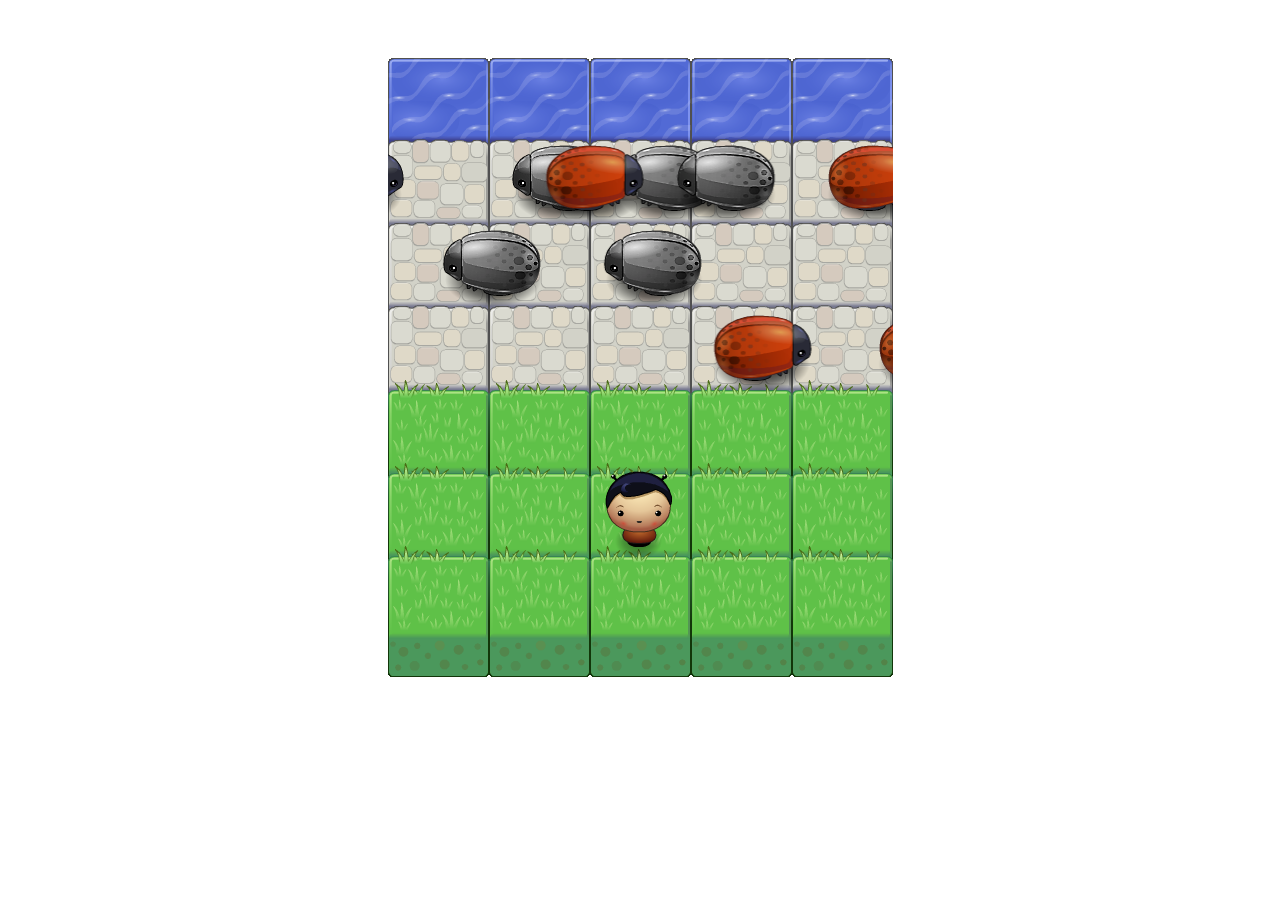
<file: project/frogger/index.html>
<!DOCTYPE html>
<html>
<head>
    <meta charset="UTF-8">
    <title>Effective JavaScript: Frogger</title>
    <link rel="stylesheet" href="css/style.css">
</head>
<body>
    <script src="js/anime.min.js"></script>
    <script src="js/resources.js"></script>
    <script src="js/engine.js"></script>
    <script src="js/app.js"></script>
</body>
</html>
</file>
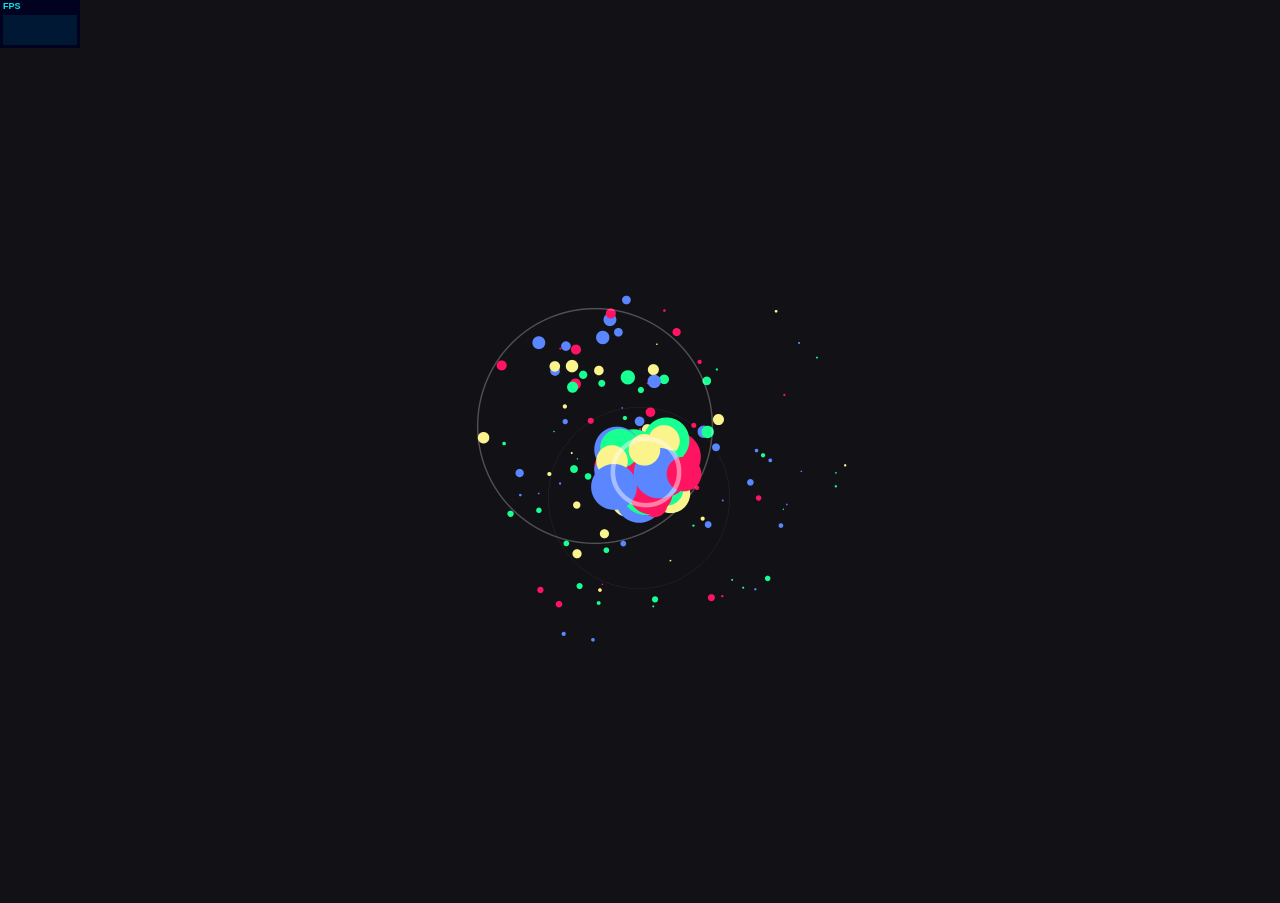
<file: project/frogger/js/anime-master/documentation/examples/anime-canvas-fireworks.html>
<!DOCTYPE html>
<html>
<head>
  <title>Canvas fireworks | anime.js</title>
  <meta charset="utf-8">
  <meta name="viewport" content="width=device-width, initial-scale=1, maximum-scale=1">
  <meta property="og:title" content="anime.js">
  <meta property="og:url" content="http://animejs.com">
  <meta property="og:description" content="Javascript Animation Engine">
  <meta property="og:image" content="http://animejs.com/documentation/assets/img/icons/og.png">
  <meta name="twitter:card" content="summary">
  <meta name="twitter:title" content="anime.js">
  <meta name="twitter:site" content="@juliangarnier">
  <meta name="twitter:description" content="Javascript Animation Engine">
  <meta name="twitter:image" content="http://animejs.com/documentation/assets/img/icons/twitter.png">
  <link rel="apple-touch-icon-precomposed" href="../assets/img/icons/apple-touch-icon.png">
  <link rel="icon" type="image/png" href="../assets/img/icons/favicon.png">
  <link href="../assets/css/anime.css" rel="stylesheet">
  <script src="../../anime.js"></script>
</head>
<body>
  <canvas class="fireworks"></canvas>
  <script>
    (function(i,s,o,g,r,a,m){i['GoogleAnalyticsObject']=r;i[r]=i[r]||function(){
      (i[r].q=i[r].q||[]).push(arguments)},i[r].l=1*new Date();a=s.createElement(o),
      m=s.getElementsByTagName(o)[0];a.async=1;a.src=g;m.parentNode.insertBefore(a,m)
    })(window,document,'script','https://www.google-analytics.com/analytics.js','ga');
    ga('create', 'UA-79927007-1', 'auto');
    ga('send', 'pageview');
  </script>
  <script src="../assets/js/fireworks.js"></script>
  <script>
    window.human = false;
    var centerX = window.innerWidth / 2;
    var centerY = window.innerHeight / 2;

    function autoClick() {
      if (window.human) return;
      fireworks.animateParticules(
        anime.random(centerX-50, centerX+50), 
        anime.random(centerY-50, centerY+50)
      );
      anime({duration: 200}).finished.then(autoClick);
    }

    window.addEventListener('load', function() {
      fireworks.render.play();
      autoClick();
      fireworks.setCanvasSize();
    }, false);
  </script>
  <script src="../assets/js/stats.js"></script>
</body>
</html>
</file>
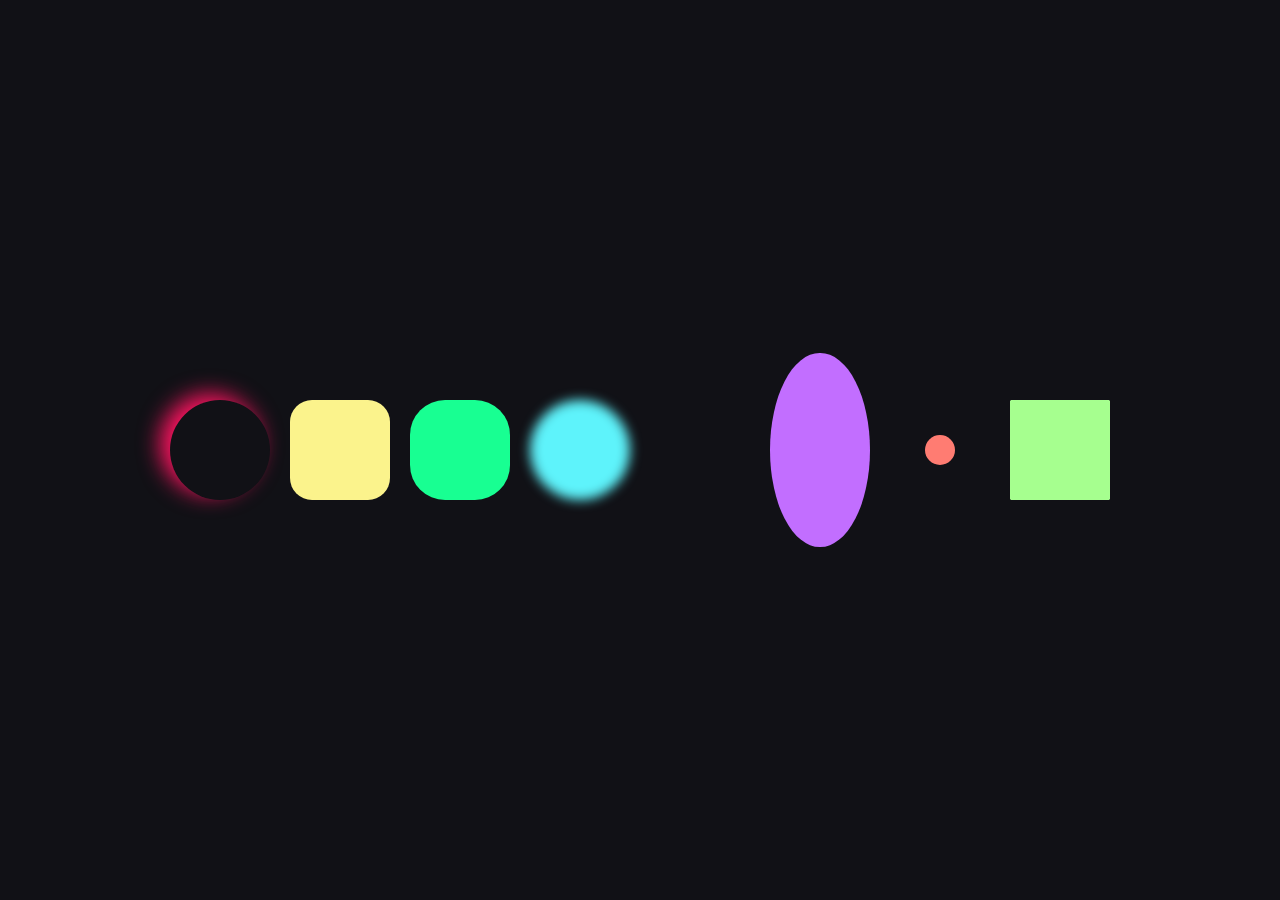
<file: project/frogger/js/anime-master/documentation/examples/anime-complex-properties.html>
<!DOCTYPE html>
<html>
<head>
  <title>Complex properties | anime.js</title>
  <meta charset="utf-8">
  <meta name="viewport" content="width=device-width, initial-scale=1, maximum-scale=1">
  <meta property="og:title" content="anime.js">
  <meta property="og:url" content="http://animejs.com">
  <meta property="og:description" content="Javascript Animation Engine">
  <meta property="og:image" content="http://animejs.com/documentation/assets/img/icons/og.png">
  <meta name="twitter:card" content="summary">
  <meta name="twitter:title" content="anime.js">
  <meta name="twitter:site" content="@juliangarnier">
  <meta name="twitter:description" content="Javascript Animation Engine">
  <meta name="twitter:image" content="http://animejs.com/documentation/assets/img/icons/twitter.png">
  <link rel="apple-touch-icon-precomposed" href="../assets/img/icons/apple-touch-icon.png">
  <link rel="icon" type="image/png" href="../assets/img/icons/favicon.png">
  <link href="../assets/css/anime.css" rel="stylesheet">
  <script src="../../anime.js"></script>
  <!-- <script src="../assets/js/anime.1.3.js"></script> -->
  <!-- <script src="../assets/js/anime.2.0.1.js"></script> -->
  <style>
    body {
      display: flex;
      justify-content: center;
      align-items: center;
      min-height: 100vh;
    }
    .item {
      width: 100px;
      height: 100px;
      margin-top: 20px;
      border-radius: 50%;
      background-color: currentColor;
      margin: 10px;
    }
    .box-shadow {
      background-color: transparent;
    }
    .clip-path {
      border-radius: 0;
    }
  </style>
</head>
<body>
  <div class="box-shadow item color-01"></div>
  <div class="unit-less item color-03"></div>
  <div class="specified-unit item color-05"></div>
  <div class="filter item color-07"></div>
  <div class="rgba item color-09"></div>
  <div class="calc item color-11"></div>
  <div class="zero-value item color-02"></div>
  <div class="clip-path item color-04"></div>
  <script>
    var boxShadow = anime({
      targets: '.box-shadow',
      boxShadow: [
        {value: ['10px -10px 10px 0 currentColor', '10px 10px 20px 0 currentColor']},
        {value: '-10px 10px 30px 0 currentColor'},
        {value: '-10px -10px 20px 0 currentColor'},
        {value: '10px -10px 10px 0 currentColor'}
      ],
      loop: true,
      easing: 'linear'
    });
    var unitLess = anime({
      targets: '.unit-less',
      borderRadius: 10,
      loop: true,
      direction: 'alternate',
      easing: 'linear'
    });
    var specifiedUnit = anime({
      targets: '.specified-unit',
      borderRadius: ['0px', '50px'],
      loop: true,
      direction: 'alternate',
      easing: 'linear'
    });
    var filter = anime({
      targets: '.filter',
      filter: ["blur(20px)", "blur(0px)"],
      loop: true,
      direction: 'alternate',
      easing: 'linear'
    });
    var rgba = anime({
      targets: '.rgba',
      backgroundColor: ['rgba(255,100,50,1)', 'rgba(255,100,50,.0)'],
      loop: true,
      direction: 'alternate',
      easing: 'linear'
    });
    var calc = anime({
      targets: '.calc',
      height: ['calc(25% - 100px)', 'calc(25% - 0px)'],
      loop: true,
      direction: 'alternate',
      easing: 'linear'
    });
    var zeroValue = anime({
      targets: '.zero-value',
      scale: 0,
      loop: true,
      direction: 'alternate',
      easing: 'linear'
    });
    var clipPath = anime({
      targets: '.clip-path',
      clipPath: ['circle(0px at center)', 'circle(100px at center)'],
      loop: true,
      direction: 'alternate',
      easing: 'linear'
    });
    console.log(calc.animations[0]);
  </script>
</body>
</html>
</file>
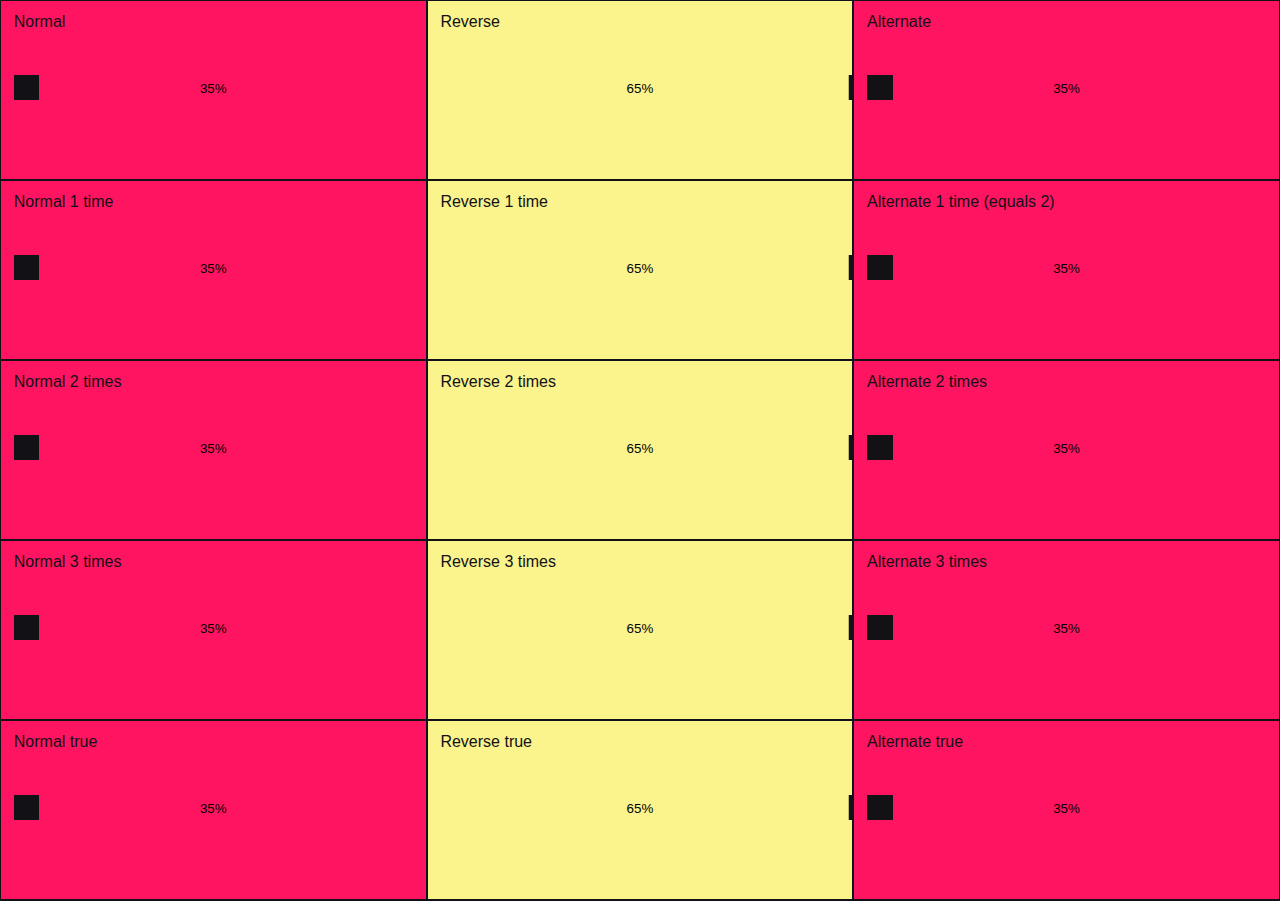
<file: project/frogger/js/anime-master/documentation/examples/anime-directions-testing.html>
<!DOCTYPE html>
<html>
<head>
  <title>Diretions Testing | anime.js</title>
  <meta charset="utf-8">
  <meta name="viewport" content="width=device-width, initial-scale=1, maximum-scale=1">
  <meta property="og:title" content="anime.js">
  <meta property="og:url" content="http://animejs.com">
  <meta property="og:description" content="Javascript Animation Engine">
  <meta property="og:image" content="http://animejs.com/documentation/assets/img/icons/og.png">
  <meta name="twitter:card" content="summary">
  <meta name="twitter:title" content="anime.js">
  <meta name="twitter:site" content="@juliangarnier">
  <meta name="twitter:description" content="Javascript Animation Engine">
  <meta name="twitter:image" content="http://animejs.com/documentation/assets/img/icons/twitter.png">
  <link rel="apple-touch-icon-precomposed" href="../assets/img/icons/apple-touch-icon.png">
  <link rel="icon" type="image/png" href="../assets/img/icons/favicon.png">
  <link href="../assets/css/anime.css" rel="stylesheet">
  <script src="../../anime.js"></script>
  <style>
    body {
      display: flex;
      flex-wrap: wrap;
      align-items: center;
      justify-content: flex-start;
      height: auto;
    }
    article {
      padding: 1vw;
      position: relative;
      width: 33.33%;
      height: 20vh;
      background: currentColor;
      border: 1px solid #111116;
    }
    h2 {
      color: #111116;
    }
    .el {
      position: relative;
      top: 5vh;
      width: 2vw;
      height: 2vw;
      background: #111116;
    }
    .logs {
      display: flex;
      flex-direction: column;
      flex-wrap: wrap;
      align-items: center;
      justify-content: center;
      position: absolute;
      top: 1vh;
      left: 0;
      bottom: 0;
      height: 19vh;
      width: 100%;
    }
    input {
      text-align: center;
      background: none;
      border: none;
    }
  </style>
</head>
<body>
  <script>
    function createTest(title, numberOfTargets, params) {
      var testEl = document.createElement('article');
      var testZoneEl = document.createElement('div');
      var logsEl = document.createElement('div');
      var progressEl = document.createElement('input');
      var promiseEl = document.createElement('input');
      var h2El = document.createElement('h2');

      for (var i = 0; i < numberOfTargets; i++) {
        var el = document.createElement('div');
        el.classList.add('el');
        testZoneEl.appendChild(el);
      }

      h2El.innerHTML = title;
      testEl.appendChild(h2El);
      logsEl.classList.add('logs');
      logsEl.appendChild(progressEl);
      logsEl.appendChild(promiseEl);
      testEl.appendChild(logsEl);
      testEl.appendChild(testZoneEl);
      document.body.appendChild(testEl);

      params.targets = testZoneEl.querySelectorAll('div');
      params.translateX = '29vw';
      params.delay = 1000;
      params.begin = function() { testEl.classList.add('color-03') };
      params.update = function(a) { 
        testEl.classList.add('color-01');
        progressEl.value = a.progress + '%';
      };
      params.complete = function() { testEl.classList.add('color-05') };
      var animation = anime(params);
      animation.finished.then(function() {
        promiseEl.value = 'Promise resolved'
        console.log('Promise resolved');
      });
      testEl.onclick = function() {
        testEl.classList.add('color-01');
        testEl.classList.remove('color-03');
        testEl.classList.remove('color-05');
        animation.restart();
      }
    }

    createTest('Normal', 1, {});

    createTest('Reverse', 1, {
      direction: 'reverse'
    });

    createTest('Alternate', 1, {
      direction: 'alternate'
    });

    createTest('Normal 1 time', 1, {
      loop: 1
    });

    createTest('Reverse 1 time', 1, {
      direction: 'reverse',
      loop: 1
    });

    createTest('Alternate 1 time (equals 2)', 1, {
      direction: 'alternate',
      loop: 1
    });

    createTest('Normal 2 times', 1, {
      loop: 2
    });

    createTest('Reverse 2 times', 1, {
      direction: 'reverse',
      loop: 2
    });

    createTest('Alternate 2 times', 1, {
      direction: 'alternate',
      loop: 2
    });

    createTest('Normal 3 times', 1, {
      loop: 3
    });

    createTest('Reverse 3 times', 1, {
      direction: 'reverse',
      loop: 3
    });

    createTest('Alternate 3 times', 1, {
      direction: 'alternate',
      loop: 3
    });

    createTest('Normal true', 1, {
      loop: true
    });

    createTest('Reverse true', 1, {
      direction: 'reverse',
      loop: true
    });

    createTest('Alternate true', 1, {
      direction: 'alternate',
      loop: true
    });



  </script>
</body>
</html>
</file>
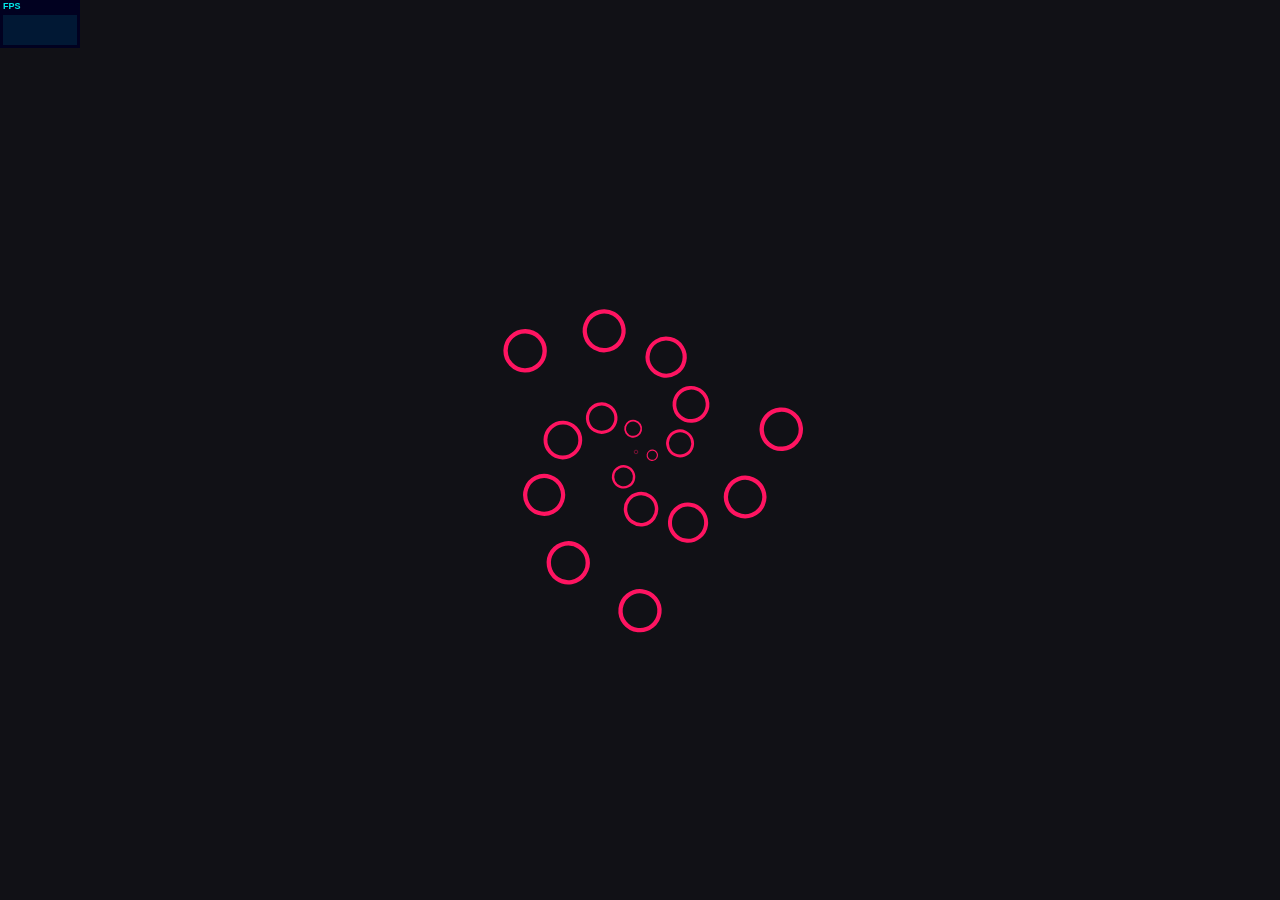
<file: project/frogger/js/anime-master/documentation/examples/anime-DOM-stress-test.html>
<!DOCTYPE html>
<html>
<head>
  <title>DOM stress test | anime.js</title>
  <meta charset="utf-8">
  <meta name="viewport" content="width=device-width, initial-scale=1, maximum-scale=1">
  <meta property="og:title" content="anime.js">
  <meta property="og:url" content="http://animejs.com">
  <meta property="og:description" content="Javascript Animation Engine">
  <meta property="og:image" content="http://animejs.com/documentation/assets/img/icons/og.png">
  <meta name="twitter:card" content="summary">
  <meta name="twitter:title" content="anime.js">
  <meta name="twitter:site" content="@juliangarnier">
  <meta name="twitter:description" content="Javascript Animation Engine">
  <meta name="twitter:image" content="http://animejs.com/documentation/assets/img/icons/twitter.png">
  <link rel="apple-touch-icon-precomposed" href="../assets/img/icons/apple-touch-icon.png">
  <link rel="icon" type="image/png" href="../assets/img/icons/favicon.png" >
  <link href="../assets/css/anime.css" rel="stylesheet">
  <script src="../../anime.js"></script>
  <!-- <script src="../assets/js/anime.2.0.2.js"></script> -->
  <!-- <script src="../assets/js/anime.1.0.js"></script> -->
  <style>

    .particule {
      position: absolute;
      top: 50%;
      left: 50%;
      width: 1em;
      height: 1em;
      margin: -.5em 0 0 -.5em;
      border: .0125em solid currentColor;
      /*background-color: currentColor;*/
      font-size: 10px;
      border-radius: 50%;
      transform: scale(0);
    }

  </style>
</head>
<body></body>
<script>

  var maxElements = Number(location.href.split('?')[1]) || 500;
  var duration = 2000;
  var toAnimate = [];
  var radius = window.innerWidth < window.innerHeight ? window.innerWidth : window.innerHeight;
  var distance = radius / 4 <= 150 ? 150 : radius / 3; 
  var colors = ['#FF1461', '#18FF92', '#5A87FF', '#FBF38C'];

  var createElements = (function() {
    var fragment = document.createDocumentFragment();
    for (var i = 0; i < maxElements; i++) {
      var el = document.createElement('div');
      var color = Math.round((i/maxElements)*(colors.length-1));
      el.classList.add('particule');
      // el.style.color = colors[anime.random(0, 3)];
      el.style.color = colors[color];
      el.style.zIndex = i;
      toAnimate.push(el);
      fragment.appendChild(el);
    }
    document.body.appendChild(fragment);
  })();

  var animate = function(el, i) {
    // var angle = (i * .01) * Math.PI;
    // var angle = anime.easings['easeOutBack'](i);
    var angle = i * 4;
    // var delay = ((duration * 2) / maxElements) * i;
    // var angle = i * 1000;
    var delay = (duration / maxElements) * i * 10;
    var a = anime({
      targets: el,
      translateX: [0, Math.sin(angle) * distance],
      // translateX: [0, Math.cos(angle * i *.01) * distance],
      translateY: [0,Math.cos(angle) * distance ],
      // translateY: [0, Math.sin(angle * i *.01) * distance],
      scale: [
        {value: [0, 4], duration: duration / 2, easing: 'easeOutBack'},
        {value: 0, duration: duration / 2, delay: duration / 4, easing: 'easeInBack'}
      ],
      // borderRadius: 0,
      // opacity: 0,
      // height: 100,
      // width: 200,
      // filter: 'blur(1px)',
      rotate: 180,
      offset : delay,
      duration: duration,
      easing: 'easeOutSine',
      loop: true
    });
  }

  toAnimate.forEach(animate);

  </script>
  <script src="../assets/js/stats.js"></script>
</html>
</file>
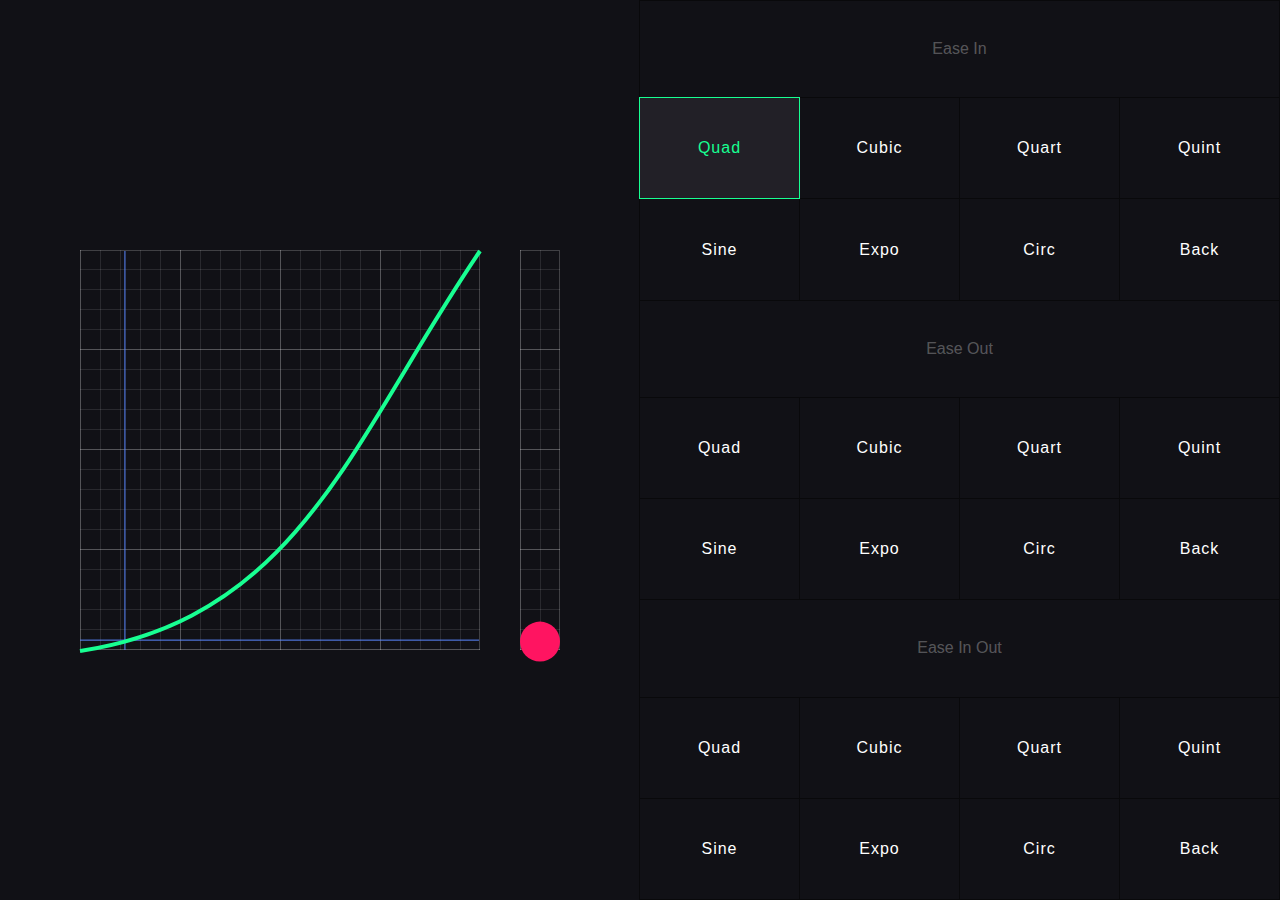
<file: project/frogger/js/anime-master/documentation/examples/anime-ease-visualizer.html>
<!DOCTYPE html>
<html>
<head>
  <title>Ease visualizer | anime.js</title>
  <meta charset="utf-8">
  <meta name="viewport" content="width=device-width, initial-scale=1, maximum-scale=1">
  <meta property="og:title" content="anime.js">
  <meta property="og:url" content="http://animejs.com">
  <meta property="og:description" content="Javascript Animation Engine">
  <meta property="og:image" content="http://animejs.com/documentation/assets/img/icons/og.png">
  <meta name="twitter:card" content="summary">
  <meta name="twitter:title" content="anime.js">
  <meta name="twitter:site" content="@juliangarnier">
  <meta name="twitter:description" content="Javascript Animation Engine">
  <meta name="twitter:image" content="http://animejs.com/documentation/assets/img/icons/twitter.png">
  <link rel="apple-touch-icon-precomposed" href="../assets/img/icons/apple-touch-icon.png">
  <link rel="icon" type="image/png" href="../assets/img/icons/favicon.png">
  <link href="../assets/css/anime.css" rel="stylesheet">
  <script src="../../anime.js"></script>
  <style>
    .easings {
      display: flex;
      justify-content: space-between;
      align-items: center;
      flex-direction: column;
      position: absolute;
      width: 100%;
      height: 100%;
    }
    .output {
      display: flex;
      justify-content: center;
      align-items: center;
      position: relative;
      width: 100%;
      height: 400px;
    }
    .options {
      display: flex;
      flex-wrap: wrap;
      flex-direction: row;
      width: 100%;
      min-height: 300px;
      border-top: 1px solid #09090B;
    }
    .grid {
      border-top: 1px solid rgba(255,255,255,0.2);
      border-right: 1px solid rgba(255,255,255,0.2);
      background: linear-gradient(0deg, rgba(255,255,255,0.2) 1px, rgba(0,0,0,0) 1px),
                  linear-gradient(90deg, rgba(255,255,255,0.2) 1px, rgba(0,0,0,0) 1px),
                  linear-gradient(0deg, rgba(255,255,255,0.1) 1px, rgba(0,0,0,0) 1px),
                  linear-gradient(90deg, rgba(255,255,255,0.1) 1px, rgba(0,0,0,0) 1px);
      background-position: 0px -1px;
      background-size: 100px 100px, 100px 100px, 20px 20px, 20px 20px;
    }
    .visualizer-wrapper {
      position: relative;
      width: 200px;
      height: 200px;
    }
    .visualizer {
      position: relative;
      width: 100px;
      height: 100px;
      transform: scale(2);
      transform-origin: 0 0;
    }
    .value {
      width: 20px;
      height: 200px;
      margin-left: 20px;
    }
    @media screen and (min-width: 980px) {
      .easings {
        flex-direction: row;
      }
      .output {
        width: 50%;
        height: 100%;
      }
      .options {
        width: 50%;
        height: 100%;
      }
      .visualizer-wrapper {
        width: 400px;
        height: 400px;
      }
      .visualizer {
        transform: scale(4);
      }
      .value {
        width: 40px;
        height: 400px;
        margin-left: 40px;
      }
    }
    .axis {
      opacity: 0;
      position: absolute;
      background: #5A87FF;
    }
    .axis.x {
      width: 1px;
      height: 100%;
      transform-origin: 0 0;
    }
    .axis.y {
      bottom: 0;
      width: 100%;
      height: 1px;
      transform-origin: 100% 0;
    }
    .ball {
      position: absolute;
      z-index: 2;
      top: 0;
      left: 100%;
      width: 10px;
      height: 10px;
      margin: -5px 0 0 10px;
      background: #FF1461;
      border-radius: 50%;
    }
    svg {
      overflow: visible;
      position: relative;
      z-index: 1;
      width: 100%;
      height: 100%;
    }
    path {
      fill: none;
      stroke: #18FF92;
    }
    button {
      opacity: 1;
      position: relative;
      color: currentColor;
      font-size: 16px;
      width: calc(25% + 1px);
      border: 1px solid #09090B;
      background: transparent;
      margin: -1px 0 0 -1px;
      letter-spacing: 1px;
    }
    label {
      display: flex;
      align-items: center;
      justify-content: center;
      width: calc(100% + 1px);
      margin: -1px 0 0 -1px;
      border-top: 0px;
      border-left: 1px solid #09090B;
      border-right: 1px solid #09090B;
      color: rgba(255,255,255,.3);
    }
    button.active {
      color: #18FF92;
      z-index: 1;
      opacity: 1;
      border: 1px solid currentColor;
      background: #222027;
    }
    button:focus {
      outline: none;
    }
    button:hover {
      background: #222027;
    }
  </style>
</head>
<body>
  <div class="easings">
    <div class="output">
      <div class="visualizer-wrapper grid">
        <div class="axis x"></div>
        <div class="axis y"></div>
        <div class="visualizer">
          <div class="ball" style="transform: translateY(100px) scale(0)"></div>
          <svg viewBox="0 0 100 100">
            <path class="curve"/>
          </svg>
        </div>
      </div>
      <div class="value grid"></div>
    </div>
    <div class="options">
      <label>Ease In</label>
      <button class="active" value="0.550, 0.085, 0.680, 0.530" name="easeInQuad" >Quad</button>
      <button value="0.550, 0.055, 0.675, 0.190" name="easeInCubic" >Cubic</button>
      <button value="0.895, 0.030, 0.685, 0.220" name="easeInQuart" >Quart</button>
      <button value="0.755, 0.050, 0.855, 0.060" name="easeInQuint" >Quint</button>
      <button value="0.470, 0.000, 0.745, 0.715" name="easeInSine" >Sine</button>
      <button value="0.950, 0.050, 0.795, 0.035" name="easeInExpo" >Expo</button>
      <button value="0.600, 0.040, 0.980, 0.335" name="easeInCirc" >Circ</button>
      <button value="0.600, -0.280, 0.735, 0.045" name="easeInBack" >Back</button>
      <label>Ease Out</label>
      <button value="0.250, 0.460, 0.450, 0.940" name="easeOutQuad" >Quad</button>
      <button value="0.215, 0.610, 0.355, 1.000" name="easeOutCubic" >Cubic</button>
      <button value="0.165, 0.840, 0.440, 1.000" name="easeOutQuart" >Quart</button>
      <button value="0.230, 1.000, 0.320, 1.000" name="easeOutQuint" >Quint</button>
      <button value="0.390, 0.575, 0.565, 1.000" name="easeOutSine" >Sine</button>
      <button value="0.190, 1.000, 0.220, 1.000" name="easeOutExpo" >Expo</button>
      <button value="0.075, 0.820, 0.165, 1.000" name="easeOutCirc" >Circ</button>
      <button value="0.175, 0.885, 0.320, 1.275" name="easeOutBack" >Back</button>
      <label>Ease In Out</label>
      <button value="0.455, 0.030, 0.515, 0.955" name="easeInOutQuad" >Quad</button>
      <button value="0.645, 0.045, 0.355, 1.000" name="easeInOutCubic" >Cubic</button>
      <button value="0.770, 0.000, 0.175, 1.000" name="easeInOutQuart" >Quart</button>
      <button value="0.860, 0.000, 0.070, 1.000" name="easeInOutQuint" >Quint</button>
      <button value="0.445, 0.050, 0.550, 0.950" name="easeInOutSine" >Sine</button>
      <button value="1.000, 0.000, 0.000, 1.000" name="easeInOutExpo" >Expo</button>
      <button value="0.785, 0.135, 0.150, 0.860" name="easeInOutCirc" >Circ</button>
      <button value="0.680, -0.550, 0.265, 1.550" name="easeInOutBack" >Back</button>
    </div>
  </div>
  <script>

  var pathEl = document.querySelector('.curve');
  var presetsEls = document.querySelectorAll('.options button');
  var ratio = window.innerWidth >= 980 ? 2 : 1;

  var timeline = anime.timeline({
    loop: true
  });

  function animateProgress(easingName) {

    timeline.pause();

    timeline = anime.timeline({
      loop: true
    });

    timeline.add([
      {
        targets: '.axis.x',
        opacity: [
          { value: [0, 1], delay: 0, duration: 500 },
          { value: 0, delay: 1500, duration: 500 }
        ],
        translateX: { value: [0, (200 * ratio)], delay: 500, duration: 1500 },
        easing: 'linear',
        offset: 0
      }, {
        targets: '.axis.y',
        opacity: [
          { value: [0, 1], delay: 0, duration: 500 },
          { value: 0, delay: 1500, duration: 500 }
        ],
        translateY: { value: [0, -(200 * ratio)], delay: 500, duration: 1500, easing: easingName },
        easing: 'linear',
        offset: 0
      }, {
        targets: '.ball',
        translateY: { value: [100, 0], delay: 500, duration: 1500, easing: easingName },
        scale: [
          { value: [0, 1], delay: 0, duration: 500, easing: 'easeOutBack' },
          { value: 0, delay: 1500, duration: 500, easing: 'easeInBack' }
        ],
        offset: 0
      }
    ]);

  }

  function convertCoordinates(coords) {
    var x1 = coords[0] * 100;
    var y1 = 100 - (coords[1] * 100);
    var x2 = coords[2] * 100;
    var y2 = 100 - (coords[3] * 100);
    return 'M0 100C' + x1 + ' ' + y1 + ' ' + x2 + ' ' + y2 + ' 100 0';
  }

  function getCoordinates(value) {
    return convertCoordinates(value.split(','));
  }

  function changeEase(event) {
    for (var i = 0; i < presetsEls.length; i++) {
      presetsEls[i].classList.remove('active');
    }
    var buttonEl = event.target;
    var value = buttonEl.value;
    var name = buttonEl.name;
    buttonEl.classList.add('active');
    var coordinates = getCoordinates(value);
    animateProgress(name);
    anime.remove(pathEl);
    anime({
      targets: pathEl,
      d: coordinates
    });
  }

  for (var i = 0; i < presetsEls.length; i++) {
    presetsEls[i].onclick = changeEase;
  }

  presetsEls[0].click();

  pathEl.setAttribute('d', getCoordinates(presetsEls[0].value));

  </script>
</body>
</html>
</file>
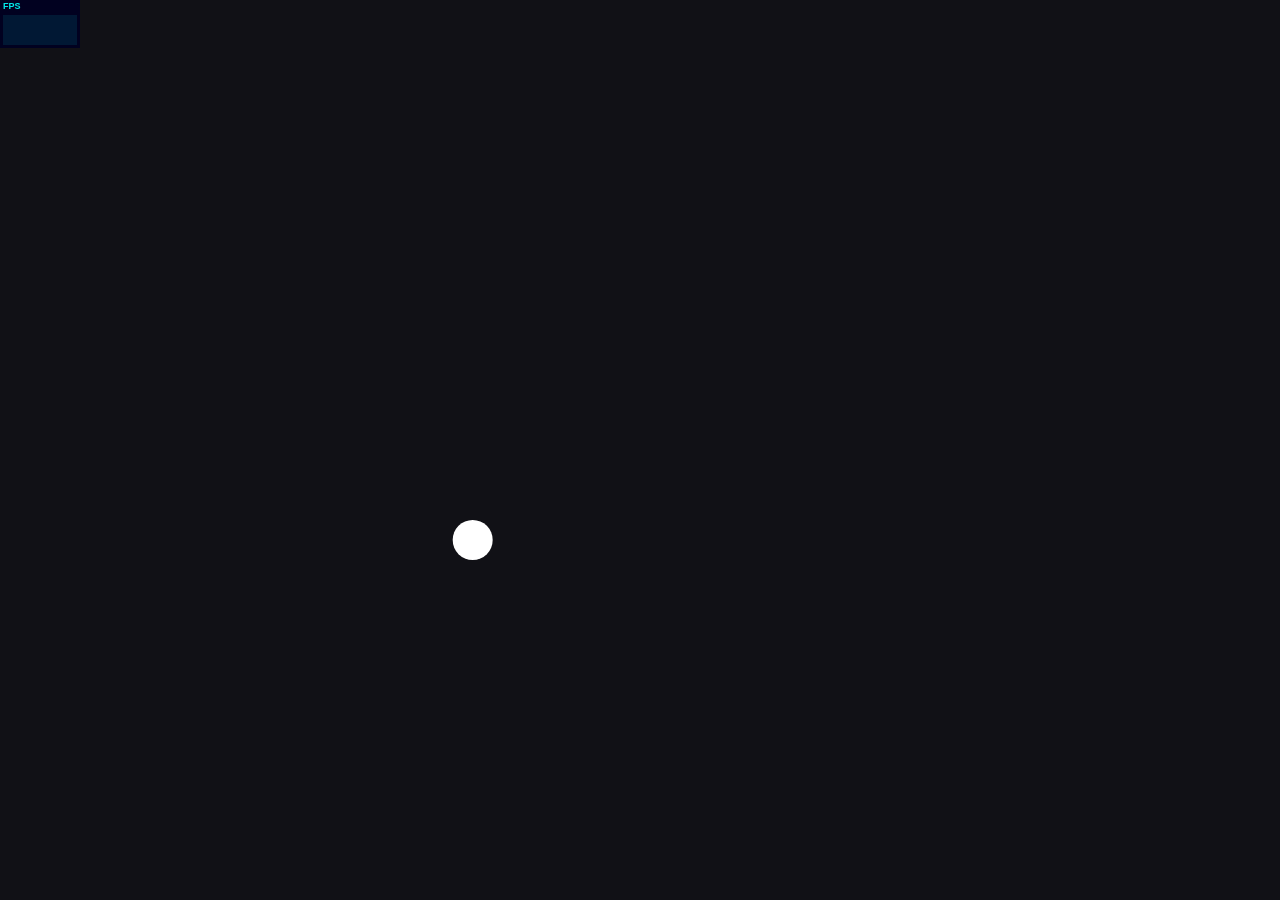
<file: project/frogger/js/anime-master/documentation/examples/anime-logo-animation.html>
<!DOCTYPE html>
<html>
<head>
  <title>Anime logo animation | anime.js</title>
  <meta charset="utf-8">
  <meta name="viewport" content="width=device-width, initial-scale=1, maximum-scale=1">
  <meta property="og:title" content="anime.js">
  <meta property="og:url" content="http://animejs.com">
  <meta property="og:description" content="Javascript Animation Engine">
  <meta property="og:image" content="http://animejs.com/documentation/assets/img/icons/og.png">
  <meta name="twitter:card" content="summary">
  <meta name="twitter:title" content="anime.js">
  <meta name="twitter:site" content="@juliangarnier">
  <meta name="twitter:description" content="Javascript Animation Engine">
  <meta name="twitter:image" content="http://animejs.com/documentation/assets/img/icons/twitter.png">
  <link rel="apple-touch-icon-precomposed" href="../assets/img/icons/apple-touch-icon.png">
  <link rel="icon" type="image/png" href="../assets/img/icons/favicon.png">
  <link href="../assets/css/anime.css" rel="stylesheet">
  <script src="../../anime.js"></script>
  <style>
    body {
      opacity: 0;
      display: flex;
      flex-direction: column;
      justify-content: center;
    }
    body.ready {
      opacity: 1;
    }
    .logo-animation {
      display: flex;
      align-items: center;
      justify-content: center;
      width: 100%;
      margin-top: -40px;
    }
    .letters {
      position: relative;
      display: flex;
      width: 682px;
      height: 162px;
    }
    .letter {
      position: relative;
      width: 162px;
      height: 162px;
    }
    .letter:not(:first-child) {
      margin-left: -42px;
    }
    .letter-i {
      z-index: 1;
      width: 82px;
      transform-origin: 100% 50%;
    }
    .dot {
      position: absolute;
      width: 42px;
      height: 42px;
      transform: scale(0);
    }
    .dot-i {
      top: 0;
      left: 240px;
    }
    .dot-e {
      bottom: 0;
      right: 0;
    }
    .logo-icon {
      display: flex;
      position: absolute;
      left: 230px;
      top: -10px;
      width: 222px;
      height: 62px;
    }
    .icon {
      width: 62px;
      height: 62px;
      opacity: 0;
    }
    .icon-text {
      position: absolute;
      top: 60px;
      left: 60px;
      width: 160px;
      height: 62px;
    }
    .icon-text path,
    .icon-text polygon {
      opacity: 0;
    }
  </style>
</head>
<body>
  <div class="logo-animation">
    <div class="letters">
      <div class="letter letter-a">
        <svg viewBox="0 0 162 162">
          <g fill="none" fill-rule="evenodd" stroke="#5E89FB">
            <path class="fill in" stroke-width="40" d="M101 141H81a60 60 0 1 1 0-120c33.14 0 59 26.86 60 60v80"/>
            <path class="fill out" stroke-width="40" d="M141 161V81c-1-33.14-26.86-60-60-60a60 60 0 1 0 0 120h20"/>
            <path class="line out" stroke-width="2" d="M121 161V81.33C120.18 58.59 102.7 41 81 41a40 40 0 1 0 0 80h20v40H81A80 80 0 1 1 81 1c43.8 0 78.66 35.27 80 79.7V161h-40z"/>
          </g>
        </svg>
      </div>
      <div class="letter letter-n">
        <svg viewBox="0 0 162 162">
          <g fill="none" fill-rule="evenodd" stroke="#FB155A">
            <path class="fill in" stroke-width="40" d="M21 161V1"/>
            <path class="fill out" stroke-width="40" d="M21 1v160"/>
            <path class="fill in" stroke-width="40" d="M21 161V81c1-33.14 26.86-60 60-60a60 60 0 0 1 60 60v80"/>
            <path class="fill out" stroke-width="40" d="M141 161V81a60 60 0 0 0-60-60c-33.14 0-59 26.86-60 60v80"/>
            <path class="line out" stroke-width="2" d="M41 161V1H1v160h40z"/>
            <path class="line out" stroke-width="2" d="M1 161V80.4C2.35 36.27 37.2 1 81 1a80 80 0 0 1 80 80v80h-40V81a40 40 0 0 0-40-40c-21.7 0-39.18 17.59-40 40.33V161H1z"/>
          </g>
        </svg>
      </div>
      <div class="letter letter-i">
        <svg viewBox="0 0 82 162">
          <g fill="none" fill-rule="evenodd" stroke="#18FF92">
            <path class="fill in" stroke-width="40" d="M21 61v20a60 60 0 0 0 60 60"/>
            <path class="fill out" stroke-width="40" d="M81 141a60 60 0 0 1-60-60V61"/>
            <path class="line out" stroke-width="2" d="M81 121a40 40 0 0 1-40-40V61H1v20a80 80 0 0 0 80 80v-40z"/>
          </g>
        </svg>
      </div>
      <div class="letter letter-m-1">
        <svg viewBox="0 0 162 162">
          <g fill="none" fill-rule="evenodd" stroke="#5E89FB">
            <path class="fill in" stroke-width="40" d="M21 161V1"/>
            <path class="fill out" stroke-width="40" d="M21 1v160"/>
            <path class="fill in" stroke-width="40" d="M21 161V81c1-33.14 26.86-60 60-60a60 60 0 0 1 60 60v80"/>
            <path class="fill out" stroke-width="40" d="M141 161V81a60 60 0 0 0-60-60c-33.14 0-59 26.86-60 60v80"/>
            <path class="line out" stroke-width="2" d="M41 161V1H1v160h40z"/>
            <path class="line out" stroke-width="2" d="M1 161V80.4C2.35 36.27 37.2 1 81 1a80 80 0 0 1 80 80v80h-40V81a40 40 0 0 0-40-40c-21.7 0-39.18 17.59-40 40.33V161H1z"/>
          </g>
        </svg>
      </div>
      <div class="letter letter-m-2">
        <svg viewBox="0 0 162 162">
          <g fill="none" fill-rule="evenodd" stroke="#FB155A">
            <path class="fill in" stroke-width="40" d="M21 161V81c1-33.14 26.86-60 60-60a60 60 0 0 1 60 60v80"/>
            <path class="fill out" stroke-width="40" d="M141 161V81a60 60 0 0 0-60-60c-33.14 0-59 26.86-60 60v80"/>
            <path class="line out" stroke-width="2" d="M1 161V80.4C2.35 36.27 37.2 1 81 1a80 80 0 0 1 80 80v80h-40V81a40 40 0 0 0-40-40c-21.7 0-39.18 17.59-40 40.33V161H1z"/>
          </g>
        </svg>
      </div>
      <div class="letter letter-e">
        <svg viewBox="0 0 162 162">
          <g fill="none" fill-rule="evenodd" stroke="#18FF92">
            <path class="fill in" stroke-width="40" d="M81 101h60V81c-1-33.14-26.86-60-60-60a60 60 0 1 0 0 120"/>
            <path class="fill out" stroke-width="40" d="M81 141a60 60 0 1 1 0-120c33.14 0 59 26.86 60 60v20H81"/>
            <path class="line out" stroke-width="2" d="M81 81v40h80V80.7C159.66 36.27 124.8 1 81 1a80 80 0 1 0 0 160v-40a40 40 0 1 1 0-80c21.6 0 39.01 17.42 39.99 40H81z"/>
          </g>
        </svg>
      </div>
      <div class="logo-icon">
        <div class="icon">
          <svg viewBox="0 0 62 62">
            <g fill="none" fill-rule="evenodd" stroke-width="2" transform="translate(1 1)">
              <path class="icon-curve" stroke="#FF1554" d="M0 16a80.88 80.88 0 0 1 44 44"/>
              <path class="icon-line" stroke="#5E89FB" d="M4 0h54a2 2 0 0 1 2 2.01V58A2 2 0 0 1 58 60H2a2 2 0 0 1-2-2.01V2A2 2 0 0 1 2 0h2z"/>
              <rect width="40" height="40" x="10" y="10" stroke="#18FF92" rx="20"/>
            </g>
          </svg>
        </div>
        <div class="icon-text">
          <svg viewBox="0 0 160 62">
            <g fill="#FBF3FB" fill-rule="evenodd">
              <path d="M27.33 18h1.73l10.15 25.7h-1.69l-3.24-8.24H21.97l-3.28 8.24H17L27.33 18zm6.45 16.1l-5.51-14.55h-.07l-5.73 14.54h11.3z"/>
              <polygon points="51.334 18 53.314 18 69.55 41.58 69.622 41.58 69.622 18 71.206 18 71.206 43.704 69.334 43.704 52.99 19.944 52.918 19.944 52.918 43.704 51.334 43.704"/>
              <polygon points="86.027 18 87.611 18 87.611 43.704 86.027 43.704"/>
              <polygon points="102.433 18 104.701 18 114.745 41.94 114.817 41.94 124.753 18 127.021 18 127.021 43.704 125.437 43.704 125.437 19.944 125.365 19.944 115.573 43.704 113.989 43.704 104.089 19.944 104.017 19.944 104.017 43.704 102.433 43.704"/>
              <polygon points="141.843 18 159.123 18 159.123 19.368 143.427 19.368 143.427 29.664 158.187 29.664 158.187 31.032 143.427 31.032 143.427 42.336 159.303 42.336 159.303 43.704 141.843 43.704"/>
            </g>
          </svg>
        </div>
      </div>
      <div class="dot dot-i">
        <svg viewBox="0 0 42 42">
          <g fill="none" fill-rule="evenodd">
            <rect width="40" height="40" x="1" y="1" fill="#17F28C" rx="20"/>
          </g>
        </svg>
      </div>
      <div class="dot dot-e">
        <svg viewBox="0 0 42 42">
          <g fill="none" fill-rule="evenodd">
            <rect width="40" height="40" x="1" y="1" fill="#FFFFFF" rx="20"/>
          </g>
        </svg>
      </div>
    </div>
  </div>
  <script>

    var logoAnimation = (function() {

      var logoEl = document.querySelector('.logo-animation');
      var pathEls = document.querySelectorAll('.logo-animation path:not(.icon-curve)');
      var innerWidth = window.innerWidth;
      var maxWidth = 740;
      var logoScale = innerWidth <= maxWidth ? innerWidth / maxWidth : 1;
      var logoTimeline = anime.timeline({ autoplay: false, direction: 'alternate', loop: true });

      logoEl.style.transform = 'translateY(50px) scale('+logoScale+')';

      for (var i = 0; i < pathEls.length; i++) {
        var el = pathEls[i];
        el.setAttribute('stroke-dashoffset', anime.setDashoffset(el));
      }

      logoTimeline
        .add({
          targets: '.dot-e',
          translateX: [
            { value: -600, duration: 520, delay: 200, easing: 'easeInQuart' },
            { value: [-100, 0], duration: 500, delay: 1000, easing: 'easeOutQuart' }
          ],
          scale: [
            { value: [0, 1], duration: 200, easing: 'easeOutBack' },
            { value: 0, duration: 20, delay: 500, easing: 'easeInQuart' },
            { value: 1, duration: 200, delay: 1000, easing: 'easeOutQuart' },
            { value: 0, duration: 400, delay: 500, easing: 'easeInBack' }
          ],
          offset: 0
        })
        .add({
          targets: '.dot-i',
          translateY: { value: [-200, 0], duration: 500, elasticity: 400 },
          scale: [
            { value: [0, 1], duration: 100, easing: 'easeOutQuart' },
            { value: 0, duration: 400, delay: 1400, easing: 'easeInBack' }
          ],
          delay: 1200,
          offset: 0
        })
        .add({
          targets: '.fill.in',
          strokeDashoffset: {
            value: [anime.setDashoffset, 0],
            duration: 600,
            delay: function(el, i, t) { return 700 + ( i * 100 ); },
            easing: 'easeOutQuart'
          },
          stroke: {
            value: ['#FFF', function(el) { return anime.getValue(el.parentNode, 'stroke') } ],
            duration: 500,
            delay: 500,
            easing: 'easeInQuad'
          },
          opacity: {
            value: 0,
            duration: 1,
            delay: function(el, i, t) { return 1900 + ( i * 80 ); },
          },
          offset: 0
        })
        .add({
          targets: '.fill.out',
          strokeDashoffset: [
            { value: [anime.setDashoffset, anime.setDashoffset], duration: 1890 },
            {
              value: [0, anime.setDashoffset],
              duration: 800,
              delay: function(el, i) { return (i * 80); },
              easing: 'easeInQuart'
            }
          ],
          offset: 0
        })
        .add({
          targets: '.line.out',
          strokeDashoffset: {
            value: [0, anime.setDashoffset],
            duration: 1200,
            delay: function(el, i, t) { return 2500 + ( i * 100 ); },
            easing: 'easeInQuart'
          },
          strokeWidth: {
            value: [0, 2],
            delay: function(el, i, t) { return 2000 + ( i * 100 ); },
            duration: 200,
            easing: 'linear'
          },
          offset: 0
        })
        .add({
          targets: '.icon',
          opacity: { value: 1, duration: 10, delay: 2800, easing: 'linear' },
          translateY: { value: 60, duration: 800 },
          delay: 4200,
          offset: 0
        })
        .add({
          targets: '.icon-line',
          strokeDashoffset: [
            { value: [anime.setDashoffset, anime.setDashoffset], duration: 3000 },
            { value: 0, duration: 1200, easing: 'easeInOutQuart' }
          ],
          strokeWidth: {
            value: [8, 2],
            delay: 3000,
            duration: 800,
            easing: 'easeInQuad'
          },
          stroke: {
            value: ['#FFF', function(el) { return anime.getValue(el, 'stroke') } ],
            duration: 800,
            delay: 3400,
            easing: 'easeInQuad'
          },
          offset: 0
        })
        .add({
          targets: ['.icon-text path', '.icon-text polygon'],
          translateY: [50, 0],
          opacity: { value: [0, 1], duration: 100, easing: 'linear' },
          delay: function(el, i, t) { return 4200 + ( i * 20 ); },
          offset: 0
        })
        
      function init() {
        document.body.classList.add('ready');
        // logoTimeline.seek(4700);
        logoTimeline.play();
      }

      return {
        init: init
      }

    })();

    window.onload = function() {
      logoAnimation.init();
    }

  </script>
  <script src="../assets/js/stats.js"></script>
</body>
</html>
</file>
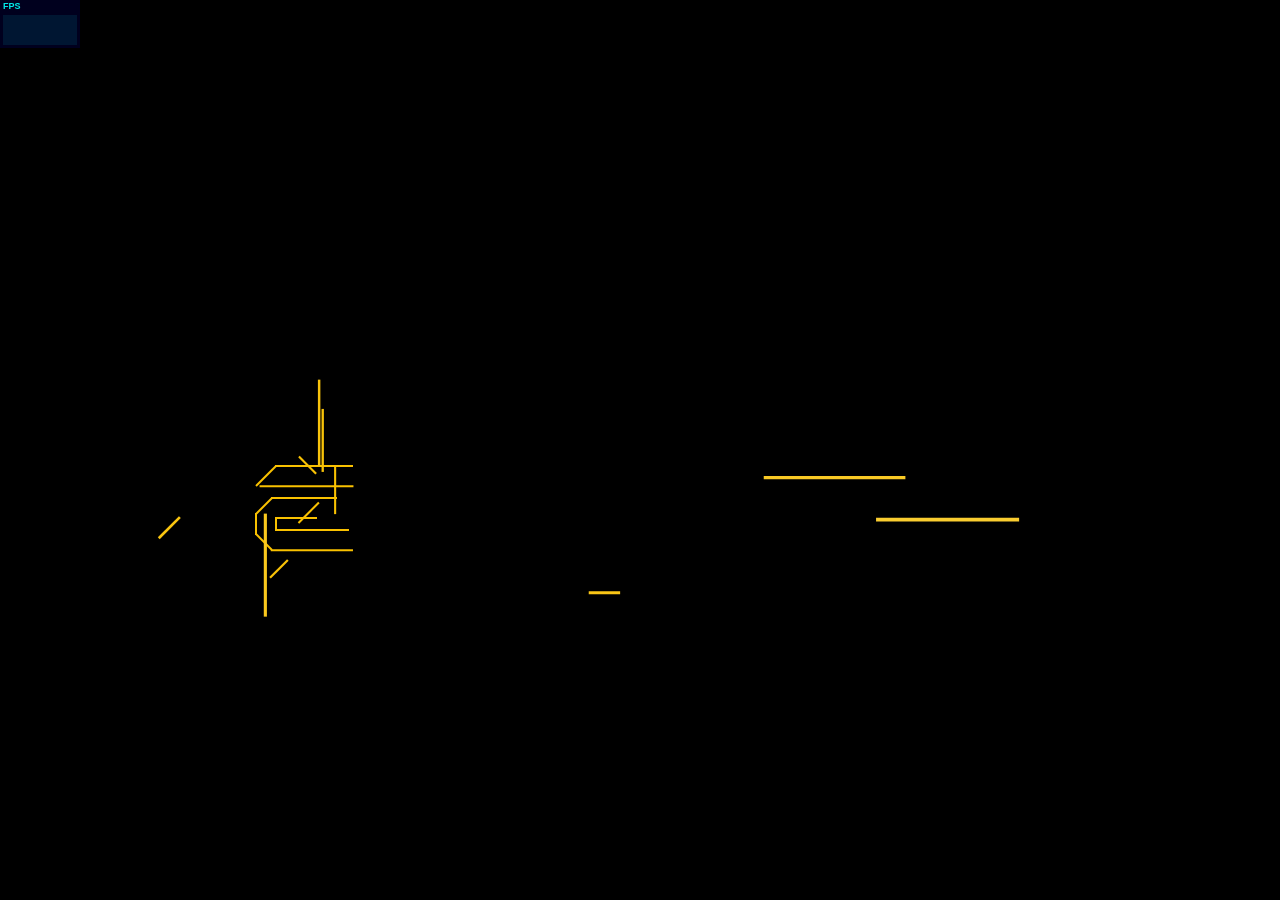
<file: project/frogger/js/anime-master/documentation/examples/anime-mgs-logo-animation.html>
<!DOCTYPE html>
<html>
<head>
  <title>Anime MGS logo animation | anime.js</title>
  <meta charset="utf-8">
  <meta name="viewport" content="width=device-width, initial-scale=1, maximum-scale=1">
  <meta property="og:title" content="anime.js">
  <meta property="og:url" content="http://animejs.com">
  <meta property="og:description" content="Javascript Animation Engine">
  <meta property="og:image" content="http://animejs.com/documentation/assets/img/icons/og.png">
  <meta name="twitter:card" content="summary">
  <meta name="twitter:title" content="anime.js">
  <meta name="twitter:site" content="@juliangarnier">
  <meta name="twitter:description" content="Javascript Animation Engine">
  <meta name="twitter:image" content="http://animejs.com/documentation/assets/img/icons/twitter.png">
  <link rel="apple-touch-icon-precomposed" href="../assets/img/icons/apple-touch-icon.png">
  <link rel="icon" type="image/png" href="../assets/img/icons/favicon.png">
  <link href="../assets/css/anime.css" rel="stylesheet">
  <script src="../../anime.js"></script>
  <style>

    html,
    body {
      background-color: black;
    }

    section {
      position: absolute;
      width: 100%;
      height: 100%;
      display: flex;
      justify-content: center;
    }

    .logo { margin: auto; }
    .vert { transform-origin: center bottom; }
    .hori { transform-origin: 0% 50%; }
    .diag-left { transform-origin: 100% 100%; }
    .diag-right { transform-origin: 100% 0%; }

    .stripes path,
    .text-fills path,
    .katakana path,
    .line {
      opacity: 0
    }

  </style>
</head>
<body>
  <section>
    <svg class="logo" width="100%" height="448" viewBox="0 0 1024 448">
      <g class="stripes" transform="translate(321.000000, 160.000000)" fill="#FFF">
        <path d="M8,20 L12,16 L92,16 L88,20 L8,20 L8,20 L8,20 L8,20 Z" class="stripe stripe-left"></path>
        <path d="M4,24 L0,28 L80,28 L84,24 L4,24 L4,24 L4,24 L4,24 Z" class="stripe stripe-left"></path>
        <path d="M16,12 L20,8 L100,8 L96,12 L16,12 L16,12 L16,12 L16,12 Z" class="stripe stripe-left"></path>
        <path d="M24,4 L28,0 L108,7.10542736e-15 L104,4 L24,4 L24,4 L24,4 L24,4 Z" class="stripe stripe-left"></path>
      </g>
      <g class="stripes" transform="translate(592.000000, 160.000000)" fill="#FFF">
        <path d="M8,20 L12,16 L92,16 L88,20 L8,20 L8,20 L8,20 L8,20 Z" class="stripe stripe-right"></path>
        <path d="M4,24 L0,28 L80,28 L84,24 L4,24 L4,24 L4,24 L4,24 Z" class="stripe stripe-right"></path>
        <path d="M16,12 L20,8 L100,8 L96,12 L16,12 L16,12 L16,12 L16,12 Z" class="stripe stripe-right"></path>
        <path d="M24,4 L28,0 L108,7.10542736e-15 L104,4 L24,4 L24,4 L24,4 L24,4 Z" class="stripe stripe-right"></path>
      </g>
      <g class="katakana" transform="translate(202.000000, 128.000000)" fill="#FFF">
        <path d="M55,33 L56,32 L136,32 L135,33 L55,33 Z" data-d="M0,92 L60,32 L140,32 L80,92 L0,92 Z"></path>
        <path d="M28,28 L29,28 L1,0 L0,0 L28,28 Z" data-d="M32,28 L230,28 L202,0 L4,0 L32,28 Z"></path>
        <path d="M232,28 L204,0 L205,0 L233,28 L232,28 Z" data-d="M236,28 L208,0 L388,0 L416,28 L236,28 Z"></path>
        <path d="M169,92 L197,64 L199,64 L171,92 L169,92 Z" data-d="M173,92 L201,64 L381,64 L353,92 L173,92 Z"></path>
        <path d="M435,92 L355,92 L356,91 L436,91 L435,92 Z" data-d="M439,92 L359,92 L387,64 L467,64 L439,92 Z"></path>
        <path d="M497,28 L498,28 L470,0 L469,0 L497,28 Z" data-d="M422,28 L502,28 L474,0 L394,0 L422,28 Z"></path>
        <path d="M476,65 L556,65 L555,64 L475,64 L476,65 Z" data-d="M507,92 L587,92 L559,64 L479,64 L507,92 Z"></path>
        <path d="M554,59 L553,60 L473,60 L474,59 L554,59 Z" data-d="M617,0 L557,60 L477,60 L537,0 L617,0 Z"></path>
      </g>
      <g class="text-fills" transform="translate(128.000000, 240.000000)" fill="#FFF">
        <path d="M0,48 L0,68 L16,84 L96,84 L112,68 L112,16 L96,0 L20,0 L0,20 L92,20 L92,64 L20,64 L20,52 L60,52 L80,32 L16,32 L0,48 Z" id="a"></path>
        <path d="M216,84 L236,84 L236,16 L220,0 L140,0 L124,16 L124,84 L144,84 L144,20 L216,20 L216,84 L216,84 Z" id="n"></path>
        <path d="M248,0 L268,0 L268,84 L248,84 L248,0 Z" id="i"></path>
        <path d="M300,20 L300,84 L280,84 L280,16 L296,0 L408,0 L424,16 L424,84 L404,84 L404,20 L362,20 L362,84 L342,84 L342,20 L300,20 Z" id="m"></path>
        <path d="M548,36 L548,16 L532,2.55795385e-13 L452,2.4158453e-13 L436,16 L436,68 L452,84 L528,84 L548,64 L456,64 L456,20 L528,20 L528,32 L488,32 L468,52 L532,52 L548,36 L548,36 Z" id="e"></path>
        <path d="M562,64 L582,84 L626,84 L642,68 L642,0 L622,0 L622,64 L562,64 Z" id="j"></path>
        <path d="M674,20 L766,20 L746,0 L670,0 L654,16 L654,36 L670,52 L746,52 L746,64 L654,64 L674,84 L750,84 L766,68 L766,48 L750,32 L674,32 L674,20 Z" id="s"></path>
      </g>
      <g stroke="#FFF" stroke-width="2" fill="none" fill-rule="evenodd">
        <path d="M148,292 L148,304" class="line vert" stroke-linecap="square"></path>
        <path d="M128,288 L128,308" class="line vert" stroke-linecap="square"></path>
        <path d="M148,240 L128,260" class="line diag-right"></path>
        <path d="M128,308 L144,324" class="line diag-left"></path>
        <path d="M144,272 L128,288" class="line diag-right"></path>
        <path d="M148,240 L224,240" class="line hori" stroke-linecap="square"></path>
        <path d="M144,272 L208,272" class="line hori" stroke-linecap="square"></path>
        <path d="M148,292 L188,292" class="line hori" stroke-linecap="square"></path>
        <path d="M148,304 L220,304" class="line hori" stroke-linecap="square"></path>
        <path d="M144,324 L224,324" class="line hori" stroke-linecap="square"></path>
        <path d="M129,260 L220,260" class="line hori" stroke-linecap="square"></path>
        <path d="M208,272 L188,292" class="line diag-right"></path>
        <path d="M220,260 L220,304" class="line vert" stroke-linecap="square"></path>
        <path d="M224,240 L240,256" class="line diag-left"></path>
        <path d="M240,308 L224,324" class="line diag-right"></path>
        <path d="M240,256 L240,308" class="line vert" stroke-linecap="square"></path>
        <path d="M252,256 L252,324" class="line vert" stroke-linecap="square"></path>
        <path d="M268,240 L252,256" class="line diag-right"></path>
        <path d="M252,324 L272,324" class="line hori" stroke-linecap="square"></path>
        <path d="M272,260 L272,324" class="line vert" stroke-linecap="square"></path>
        <path d="M268,240 L348,240" class="line hori" stroke-linecap="square"></path>
        <path d="M272,260 L344,260" class="line hori" stroke-linecap="square"></path>
        <path d="M344,260 L344,324" class="line vert" stroke-linecap="square"></path>
        <path d="M348,240 L364,256" class="line diag-left"></path>
        <path d="M344,324 L364,324" class="line hori" stroke-linecap="square"></path>
        <path d="M364,256 L364,324" class="line vert" stroke-linecap="square"></path>
        <path d="M376,240 L376,324" class="line vert" stroke-linecap="square"></path>
        <path d="M376,324 L396,324" class="line hori" stroke-linecap="square"></path>
        <path d="M376,240 L396,240" class="line hori" stroke-linecap="square"></path>
        <path d="M396,240 L396,324" class="line vert" stroke-linecap="square"></path>
        <path d="M408,256 L408,324" class="line vert" stroke-linecap="square"></path>
        <path d="M424,240 L408,256" class="line diag-right"></path>
        <path d="M408,324 L428,324" class="line hori" stroke-linecap="square"></path>
        <path d="M428,261 L428,323" class="line vert" stroke-linecap="square"></path>
        <path d="M424,240 L536,240" class="line hori" stroke-linecap="square"></path>
        <path d="M428,260 L470,260" class="line hori" stroke-linecap="square"></path>
        <path d="M470,261 L470,323" class="line vert" stroke-linecap="square"></path>
        <path d="M470,324 L490,324" class="line hori" stroke-linecap="square"></path>
        <path d="M490,261 L490,323" class="line vert" stroke-linecap="square"></path>
        <path d="M490,260 L532,260" class="line hori" stroke-linecap="square"></path>
        <path d="M532,261 L532,323" class="line vert" stroke-linecap="square"></path>
        <path d="M536,240 L552,256" class="line diag-left"></path>
        <path d="M532,324 L552,324" class="line hori" stroke-linecap="square"></path>
        <path d="M552,256 L552,324" class="line vert" stroke-linecap="square"></path>
        <path d="M564,256 L564,308" class="line vert" stroke-linecap="square"></path>
        <path d="M564,308 L580,324" class="line diag-left"></path>
        <path d="M580,240 L564,256" class="line diag-right"></path>
        <path d="M584,260 L584,304" class="line vert" stroke-linecap="square"></path>
        <path d="M616,272 L596,292" class="line diag-right"></path>
        <path d="M580,240 L660,240" class="line hori" stroke-linecap="square"></path>
        <path d="M584,260 L656,260" class="line hori" stroke-linecap="square"></path>
        <path d="M580,324 L656,324" class="line hori" stroke-linecap="square"></path>
        <path d="M596,292 L660,292" class="line hori" stroke-linecap="square"></path>
        <path d="M616,272 L656,272" class="line hori" stroke-linecap="square"></path>
        <path d="M656,260 L656,272" class="line vert" stroke-linecap="square"></path>
        <path d="M660,240 L676,256" class="line diag-left"></path>
        <path d="M676,304 L656,324" class="line diag-right"></path>
        <path d="M676,276 L660,292" class="line diag-right"></path>
        <path d="M584,304 L676,304" class="line hori" stroke-linecap="square"></path>
        <path d="M676,256 L676,276" class="line vert" stroke-linecap="square"></path>
        <path d="M690,304 L710,324" class="line diag-left"></path>
        <path d="M690,304 L750,304" class="line hori" stroke-linecap="square"></path>
        <path d="M710,324 L754,324" class="line hori" stroke-linecap="square"></path>
        <path d="M750,240 L750,304" class="line vert" stroke-linecap="square"></path>
        <path d="M770,308 L754,324" class="line diag-right"></path>
        <path d="M750,240 L770,240" class="line hori" stroke-linecap="square"></path>
        <path d="M770,240 L770,308" class="line vert" stroke-linecap="square"></path>
        <path d="M782,256 L782,276" class="line vert" stroke-linecap="square"></path>
        <path d="M782,276 L798,292" class="line diag-left"></path>
        <path d="M782,304 L802,324" class="line diag-left"></path>
        <path d="M798,240 L782,256" class="line diag-right"></path>
        <path d="M802,260 L802,272" class="line vert" stroke-linecap="square"></path>
        <path d="M798,240 L874,240" class="line hori" stroke-linecap="square"></path>
        <path d="M802,272 L878,272" class="line hori" stroke-linecap="square"></path>
        <path d="M802,324 L878,324" class="line hori" stroke-linecap="square"></path>
        <path d="M798,292 L874,292" class="line hori" stroke-linecap="square"></path>
        <path d="M782,304 L874,304" class="line hori" stroke-linecap="square"></path>
        <path d="M874,292 L874,304" class="line vert" stroke-linecap="square"></path>
        <path d="M878,272 L894,288" class="line diag-left"></path>
        <path d="M874,240 L894,260" class="line diag-left"></path>
        <path d="M894,308 L878,324" class="line diag-right"></path>
        <path d="M802,260 L894,260" class="line hori" stroke-linecap="square"></path>
        <path d="M894,288 L894,308" class="line vert" stroke-linecap="square"></path>
      </g>
    </svg>
  </section>
  <script>

  var logoAnimation = anime.timeline({
    direction: 'alternate',
    loop: true
  });

  logoAnimation.add([
    {
      targets: '.stripes path',
      translateX: [-1000, 0],
      opacity: {
        value: 1,
        duration: 100
      },
      fill: '#F9C100',
      delay: (el, i) => 2200 + (i * 75),
      duration: 400,
      easing: 'easeOutExpo',
      offset: 0
    }, {
      targets: '.katakana path',
      d: (el) => el.getAttribute('data-d'),
      opacity: {
        value: [0, 1],
        duration: 100
      },
      fill: '#F9C100',
      delay: (el, i) => 2400 + (i * 120),
      duration: 1200,
      easing: 'easeOutCirc',
      offset: 0
    }, {
      targets: '.text-fills path',
      opacity: [0, 1],
      fill: '#F9C100',
      easing: 'easeOutExpo',
      duration: 200,
      delay: (t, i) => 3300 + (anime.random(0, 450)),
      offset: 0
    }, {
      targets: '.line',
      translateX: (target) => {
        let x = 1200;
        let translate;
        if (target.classList.contains('hori')) translate = anime.random(0, 1) ? x : -x;
        if (target.classList.contains('diag-right') || target.classList.contains('diag-left')) translate =  x / 3;
        return [translate, 0];
      },
      translateY: (target) => {
        let y = 1200;
        let translate;
        if (target.classList.contains('vert')) translate = anime.random(0, 1) ? y : -y;
        if (target.classList.contains('diag-right')) translate =  -y / 3;
        if (target.classList.contains('diag-left')) translate =  y / 3;
        return [translate, 0];
      },
      scale: {
        value: [6, 1],
        duration: 500,
      },
      stroke: '#F9C100',
      opacity: {
        value: [0, 1],
        duration: 100,
      },
      delay: (t, i) => (i * 25),
      duration: 500,
      easing: 'easeOutQuart',
      offset: 0
    }
  ]);

  </script>
  <script src="../assets/js/stats.js"></script>
</body>
</html>
</file>
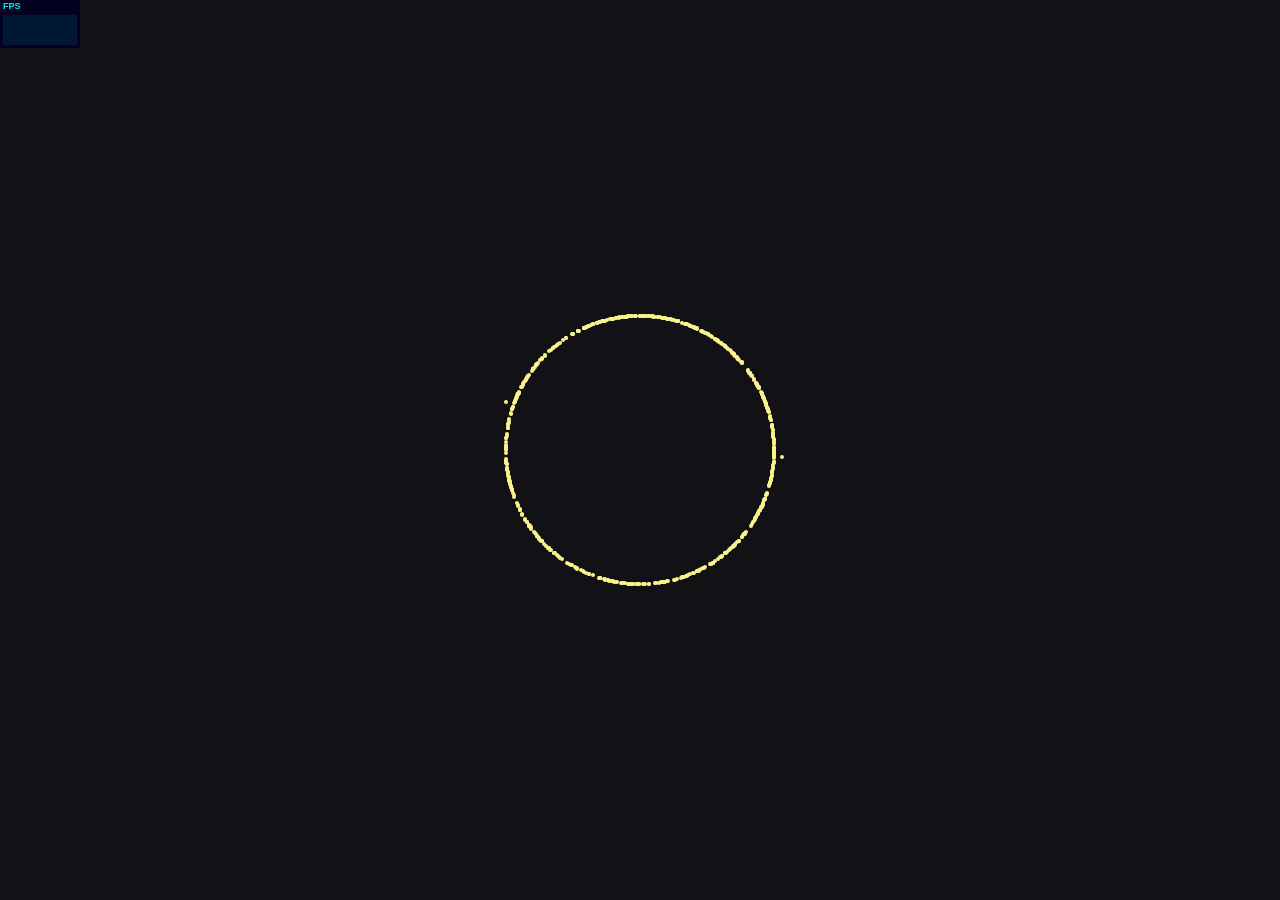
<file: project/frogger/js/anime-master/documentation/examples/anime-speed-test.html>
<!DOCTYPE html>
<html>
<head>
  <title>domaku | anime.js</title>
  <meta charset="utf-8">
  <meta name="viewport" content="width=device-width, initial-scale=1, maximum-scale=1">
  <meta property="og:title" content="anime.js">
  <meta property="og:url" content="http://animejs.com">
  <meta property="og:description" content="Javascript Animation Engine">
  <meta property="og:image" content="http://animejs.com/documentation/assets/img/icons/og.png">
  <meta name="twitter:card" content="summary">
  <meta name="twitter:title" content="anime.js">
  <meta name="twitter:site" content="@juliangarnier">
  <meta name="twitter:description" content="Javascript Animation Engine">
  <meta name="twitter:image" content="http://animejs.com/documentation/assets/img/icons/twitter.png">
  <link rel="apple-touch-icon-precomposed" href="../assets/img/icons/apple-touch-icon.png">
  <link rel="icon" type="image/png" href="../assets/img/icons/favicon.png">
  <link href="../assets/css/anime.css" rel="stylesheet">
  <script src="../../anime.js"></script>
  <!-- <script src="../assets/js/anime.2.0.1.js"></script> -->
  <!-- <script src="../assets/js/anime.1.3.js"></script> -->
  <style>
    body {
      position: absolute;
      width: 100%;
      height: 100%;
    }
    .particule {
      position: absolute;
      width: 4px;
      height: 4px;
      margin: -2px 0 0 -2px;
      border-radius: 50%;
      background-color: #FBF38C;
    }
  </style>
</head>
<body>
  <script>

    var maxElements = 600;
    var duration = 1000;
    var width = window.innerWidth;
    var height = window.innerHeight;
    var distance = (width > height ? height : width) / 2.75;
    var fragment = document.createDocumentFragment();
    var i = 0;

    while (i <= maxElements) {
      var angle = Math.random() * Math.PI * 2;
      var el = document.createElement('div');
      el.classList.add('particule');
      anime({
        targets: el,
        left: [width/2+'px', Math.cos(angle) * distance + (width/2) + 'px'],
        top: [height/2+'px', Math.sin(angle) * distance + (height/2) + 'px'],
        delay: (duration / maxElements) * i,
        duration: duration,
        direction: 'reverse',
        easing: 'easeOutSine',
        loop: true
      });
      fragment.appendChild(el);
      i++;
    }

    document.body.appendChild(fragment);

  </script>
  <script src="../assets/js/stats.js"></script>
</body>
</html>
</file>
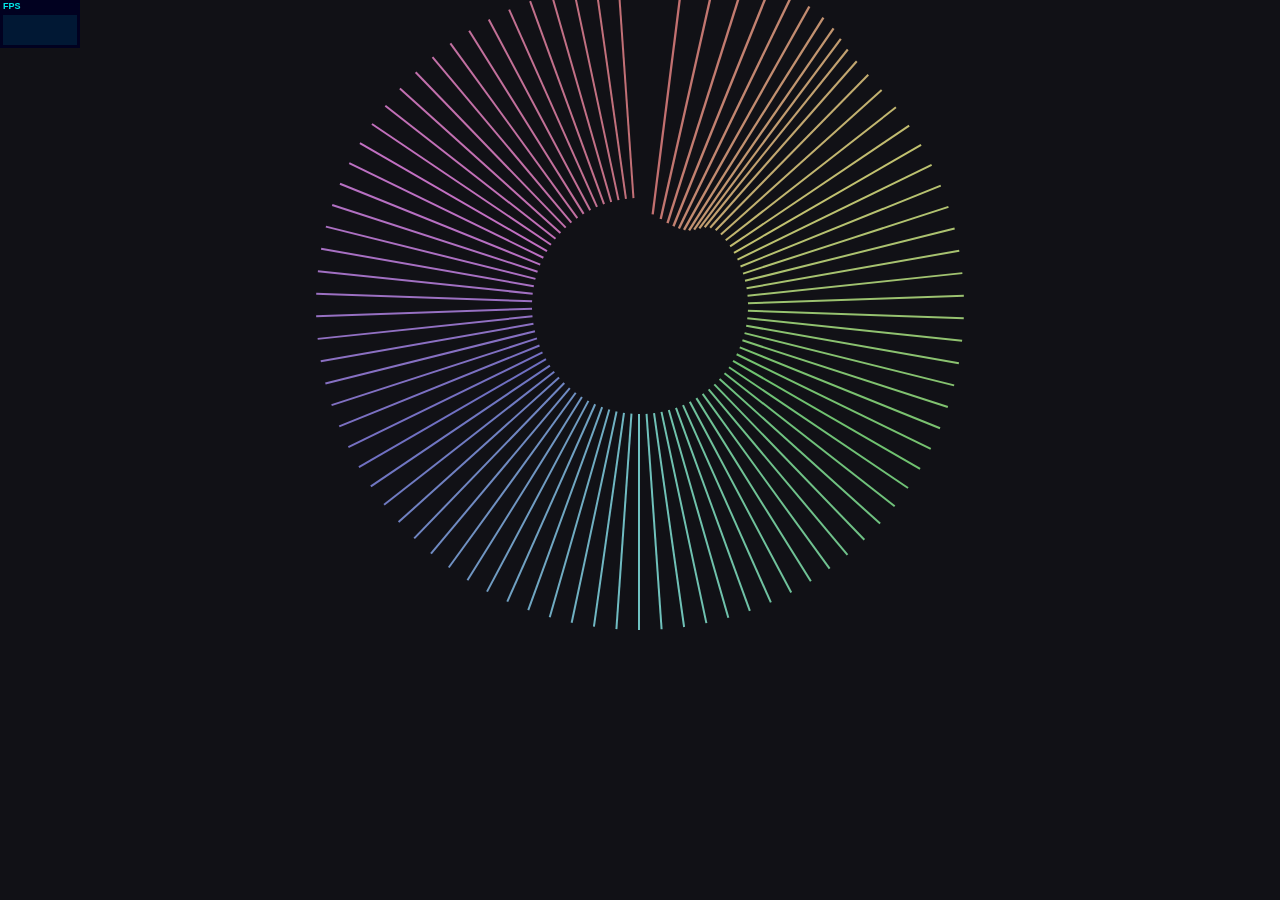
<file: project/frogger/js/anime-master/documentation/examples/anime-staggered-animations.html>
<!DOCTYPE html>
<html>
<head>
  <title>Staggered loops | anime.js</title>
  <meta charset="utf-8">
  <meta name="viewport" content="width=device-width, initial-scale=1, maximum-scale=1">
  <meta property="og:title" content="anime.js">
  <meta property="og:url" content="http://animejs.com">
  <meta property="og:description" content="Javascript Animation Engine">
  <meta property="og:image" content="http://animejs.com/documentation/assets/img/icons/og.png">
  <meta name="twitter:card" content="summary">
  <meta name="twitter:title" content="anime.js">
  <meta name="twitter:site" content="@juliangarnier">
  <meta name="twitter:description" content="Javascript Animation Engine">
  <meta name="twitter:image" content="http://animejs.com/documentation/assets/img/icons/twitter.png">
  <link rel="apple-touch-icon-precomposed" href="../assets/img/icons/apple-touch-icon.png">
  <link rel="icon" type="image/png" href="../assets/img/icons/favicon.png">
  <link href="../assets/css/anime.css" rel="stylesheet">
  <script src="../../anime.js"></script>
  <!-- <script src="../assets/js/anime.2.0.2.js"></script> -->
  <!-- <script src="../assets/js/anime.1.3.js"></script> -->
  <style>
    body {
      display: flex;
      justify-content: center;
      align-items: center;
      width: 100%;
      height: 100vh;
    }

    .wrapper {
      position: relative;
      display: flex;
      flex-direction: column;
      flex-wrap: wrap;
      width: 1px;
      height: 80vh;
    }

    .el {
      position: absolute;
      opacity: 1;
      width: 2px;
      height: 30%;
      transform-origin: 0% 100%;
      background: white;
    }
  </style>
</head>
<body>
  <div class="wrapper"></div>
  <script>

    const wrapperEl = document.querySelector('.wrapper');
    const numberOfEls = 90;
    const duration = 5000;
    const delay = (duration / numberOfEls);
    let els = [];

    anime.easings['inOut'] = function(t) {
      return Math.pow(Math.sin(t * 3), 3);
    }

    function createEl(i) {
      let el = {};
      el.node = document.createElement('div');
      el.node.classList.add('el');
      el.node.style.backgroundColor = 'hsl('+ Math.round(360 / numberOfEls * i) +', 40%, 60%)';
      el.node.style.transform = 'rotate('+ 180 + (360 / numberOfEls) * i +'deg) translateY(-50%)';
      el.animation = anime({
        targets: el.node,
        rotate: [
          {value: '+=10', duration: duration * .1}, 
          {value: '-=10', duration: duration * .1, easing: 'easeInOutQuad'},
          {value: '+=0', duration: duration * .8}
        ],
        translateY: [
          {value: '+=10', duration: duration * .1}, 
          {value: '-=10', duration: duration * .1, easing: 'easeInOutQuad'},
          {value: '+=0', duration: duration * .8}
        ],
        scale: [
          {value: 1.2, duration: duration * .1}, 
          {value: 1, duration: duration * .1, easing: 'easeInOutQuad'},
          {value: 1, duration: duration * .8}
        ],
        easing: 'easeInOutQuad',
        duration: duration,
        delay: delay * i,
        loop: true,
        direction: 'staggered'
      });
      wrapperEl.appendChild(el.node);
      els.push(el);
    }

    for (let i = 0; i < numberOfEls; i++) createEl(i);

    // function handleVisibilityChange() {
    //   if (document.hidden) {
    //     els.forEach(function(el) {el.animation.pause()});
    //   } else  {
    //     els.forEach(function(el) {el.animation.play()});
    //   }
    // }

    document.addEventListener('visibilitychange', handleVisibilityChange, false);

  </script>
  <script src="../assets/js/stats.js"></script>
</body>
</html>
</file>
<file: project/frogger/css/style.css>
body {
    text-align: center;
}
</file>
<file: project/frogger/js/anime-master/documentation/assets/css/anime.css>
html,body,div,span,applet,object,iframe,h1,h2,h3,h4,h5,h6,p,blockquote,pre,a,abbr,acronym,address,big,cite,code,del,dfn,em,img,ins,kbd,q,s,samp,small,strike,strong,sub,sup,tt,var,b,u,i,center,dl,dt,dd,ol,ul,li,fieldset,form,label,legend,table,caption,tbody,tfoot,thead,tr,th,td,article,aside,canvas,details,embed,figure,figcaption,footer,header,hgroup,menu,nav,output,ruby,section,summary,time,mark,audio,video{border:0;font-size:100%;font:inherit;vertical-align:baseline;margin:0;padding:0}article,aside,details,figcaption,figure,footer,header,hgroup,menu,nav,section{display:block}body{line-height:1}ol,ul{list-style:none}blockquote,q{quotes:none}blockquote:before,blockquote:after,q:before,q:after{content:none}table{border-collapse:collapse;border-spacing:0}

* {
  margin: 0;
  padding: 0;
  box-sizing: border-box;
}

html,
body,
header {
	background-color: #111116; /* Black */
}

body {
  position: absolute;
  width: 100%;
  height: 100%;
  color: white;
  font-family: Helvetica Neue, Helvetica, Arial, sans-serif;
  -webkit-font-smoothing: antialiased;
  overflow-x: hidden;
}

.color-01 { color: #FF1461; } /* Red */
.color-02 { color: #FF7C72; } /* Orange */
.color-03 { color: #FBF38C; } /* Yellow */
.color-04 { color: #A6FF8F; } /* Citrus */
.color-05 { color: #18FF92; } /* Green */
.color-06 { color: #1CE2B2; } /* Darkgreen */
.color-07 { color: #5EF3FB; } /* Turquoise */
.color-08 { color: #61C3FF; } /* Lightblue */
.color-09 { color: #5A87FF; } /* Blue */
.color-10 { color: #8453E3; } /* Purple */
.color-11 { color: #C26EFF; } /* Lavender */
.color-12 { color: #FB89FB; } /* Pink */
</file>
